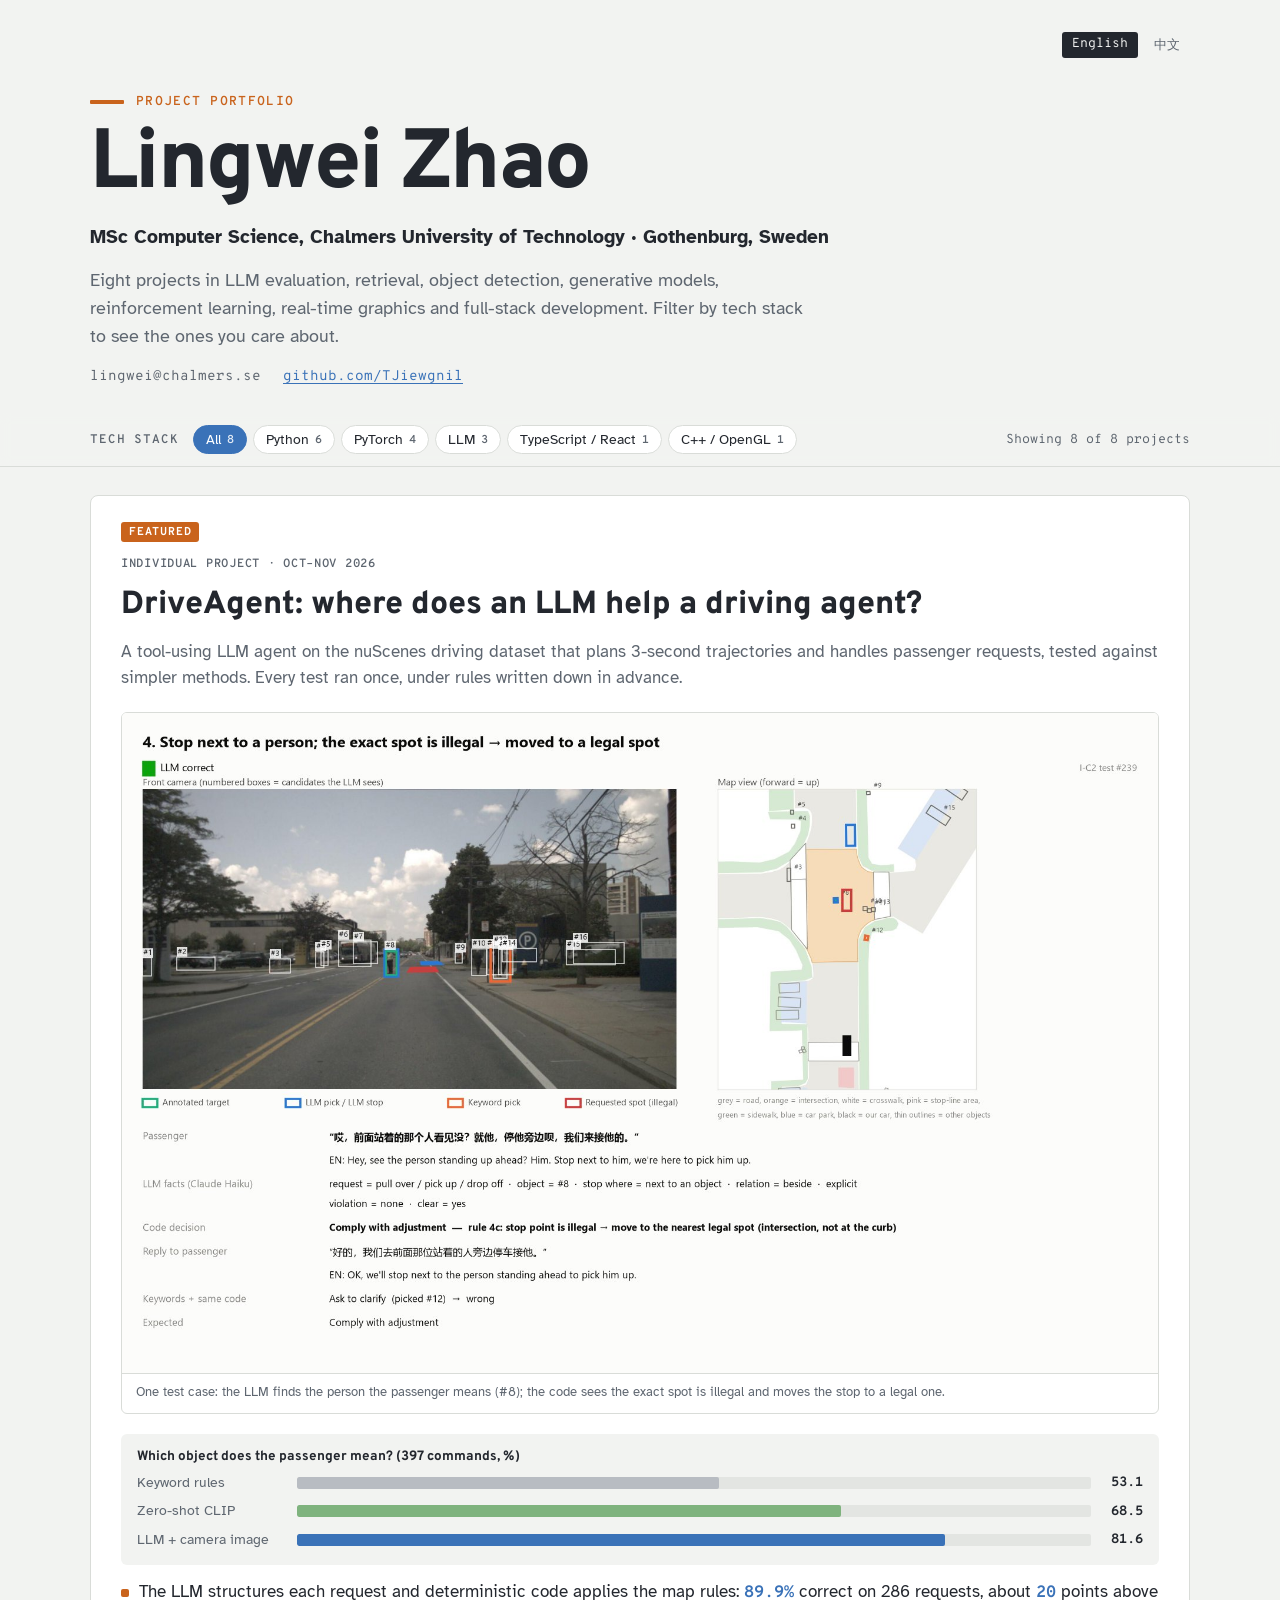
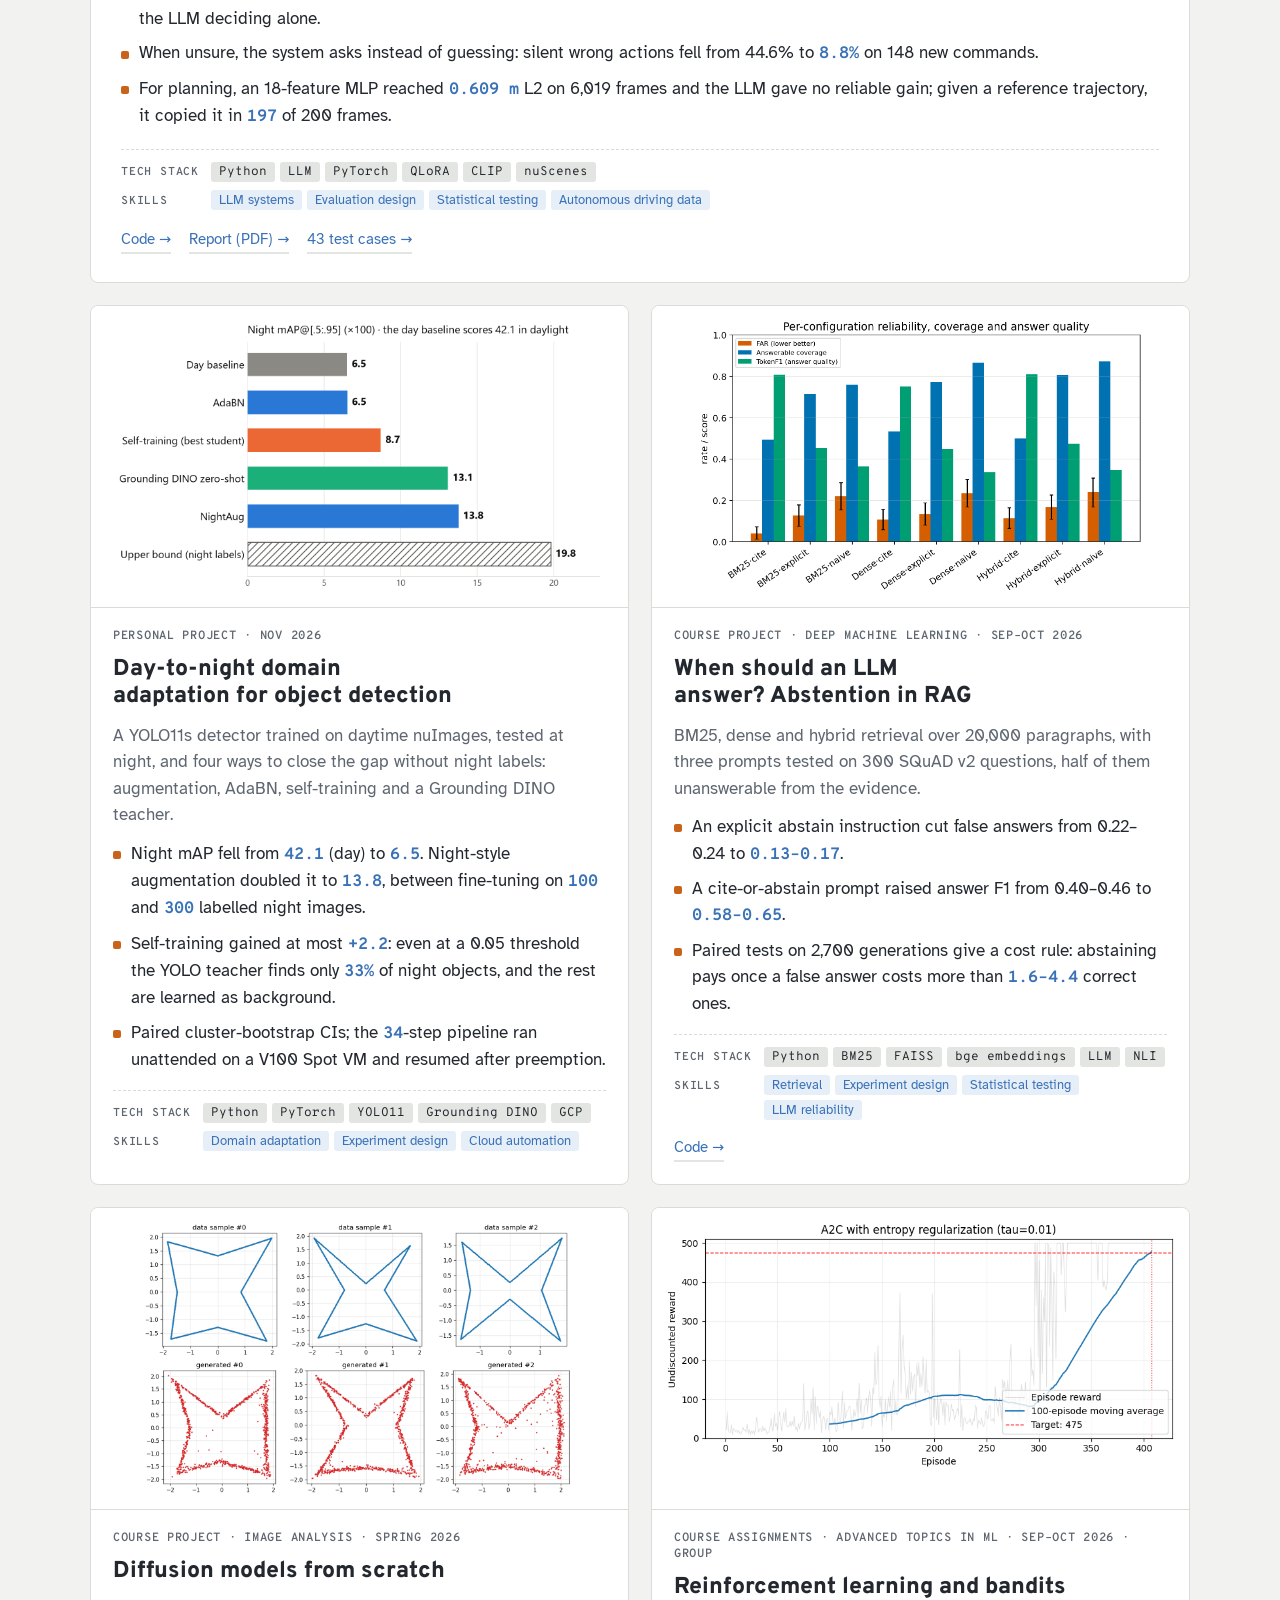
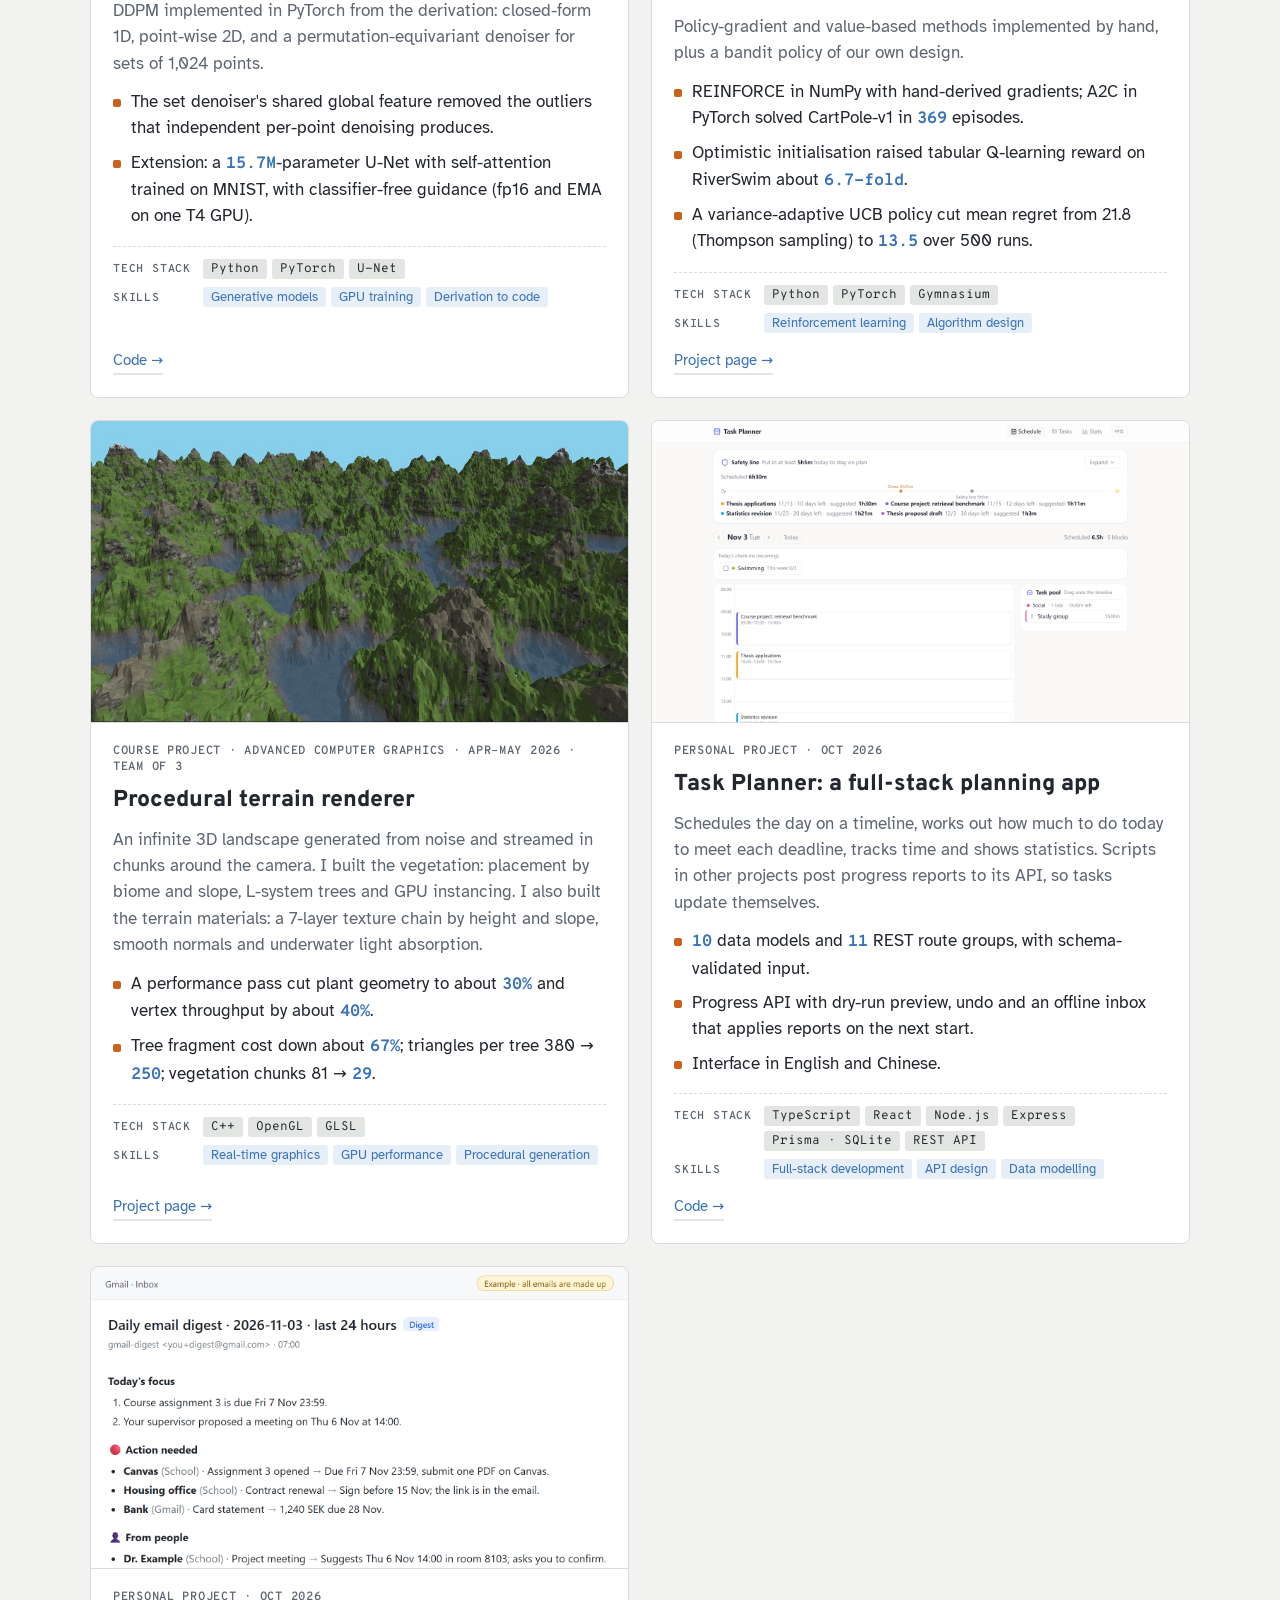
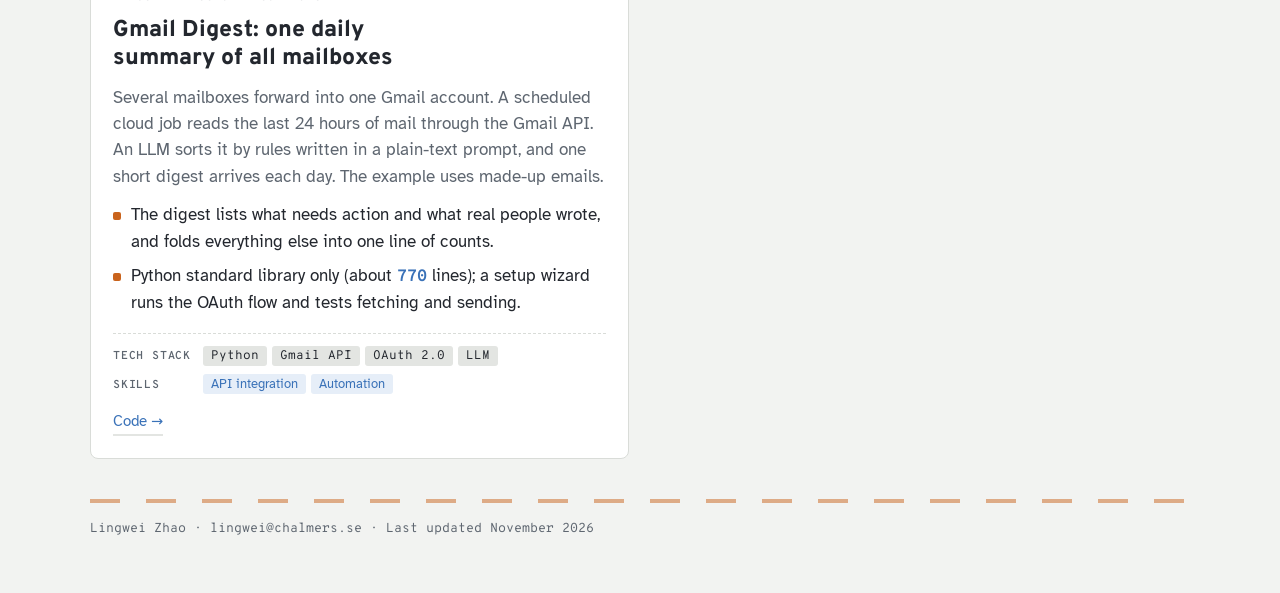
<file: index.html>
<!doctype html>
<html lang="en">
<head>
<meta charset="utf-8">
<meta name="viewport" content="width=device-width, initial-scale=1, viewport-fit=cover">
<title>Lingwei Zhao · Projects</title>
<link rel="alternate" hreflang="zh-CN" href="https://tjiewgnil.github.io/zh/">
<meta name="description" content="Projects by Lingwei Zhao: LLM evaluation, retrieval, object detection, generative models, reinforcement learning, real-time graphics and full-stack development.">
<link rel="preconnect" href="https://fonts.googleapis.com">
<link rel="preconnect" href="https://fonts.gstatic.com" crossorigin>
<link rel="stylesheet" href="https://fonts.googleapis.com/css2?family=Atkinson+Hyperlegible:ital,wght@0,400;0,700;1,400&family=Overpass:wght@700;800&family=Overpass+Mono:wght@400;600;700&display=swap">
<link rel="stylesheet" href="assets/site.css?v=202611171930">
</head>
<body>

<header class="hero">
  <div class="wrap">
    <nav class="langbar" aria-label="Language"><span aria-current="page">English</span><a href="zh/" hreflang="zh-CN" lang="zh-CN">中文</a></nav>
    <p class="kicker">Project portfolio</p>
    <h1>Lingwei Zhao</h1>
    <p class="role">MSc Computer Science, Chalmers University of Technology · <span class="nw">Gothenburg, Sweden</span></p>
    <p class="lede">Eight projects in LLM evaluation, retrieval, object detection, generative models, reinforcement learning, real-time graphics and full-stack development. Filter by tech stack to see the ones you care about.</p>
    <div class="meta">
      <span>lingwei@chalmers.se</span>
      <a href="https://github.com/TJiewgnil">github.com/TJiewgnil</a>
    </div>
  </div>
</header>

<div class="filters">
  <div class="wrap">
    <span class="label" id="filter-label">Tech stack</span>
    <div class="chiprow" role="group" aria-labelledby="filter-label" data-all="All"></div>
    <span class="status" aria-live="polite" data-format="Showing {n} of {t} projects">Showing 8 of 8 projects</span>
  </div>
</div>
<script type="application/json" id="tech-labels">{"python":"Python","pytorch":"PyTorch","llm":"LLM","web":"TypeScript / React","cpp":"C++ / OpenGL"}</script>

<main class="wrap">
  <div class="grid">

    <!-- 1 DriveAgent (featured) -->
    <article class="card featured" id="driveagent" data-tech="python pytorch llm">
      <div class="body">
        <span class="badge">Featured</span>
        <p class="ctx">Individual project · Oct–Nov 2026</p>
        <h2>DriveAgent: where does an LLM help a driving agent?</h2>
        <p class="what">A tool-using LLM agent on the nuScenes driving dataset that plans 3-second trajectories and handles passenger requests, tested against simpler methods. Every test ran once, under rules written down in advance.</p>
        <figure class="fig">
          <img class="thumb" src="assets/case_04_en.jpg" alt="Test case: passenger asks to stop next to a person; the LLM picks the right person and the code moves the stop to a legal spot" loading="lazy">
          <figcaption class="cap">One test case: the LLM finds the person the passenger means (#8); the code sees the exact spot is illegal and moves the stop to a legal one.</figcaption>
        </figure>
        <div class="mini grow" role="img" aria-label="Accuracy on 397 Talk2Car commands: keyword rules 53.1 percent, zero-shot CLIP 68.5 percent, LLM with the camera image 81.6 percent">
          <div class="t">Which object does the passenger mean? (397 commands, %)</div>
          <div class="row"><span class="lt">Keyword rules</span><div class="track"><div class="fill road" style="--w:53.1%"></div></div><span class="val">53.1</span></div>
          <div class="row"><span class="lt">Zero-shot CLIP</span><div class="track"><div class="fill walk" style="--w:68.5%"></div></div><span class="val">68.5</span></div>
          <div class="row"><span class="lt">LLM + camera image</span><div class="track"><div class="fill park" style="--w:81.6%"></div></div><span class="val">81.6</span></div>
        </div>
        <ul class="results">
          <li>The LLM structures each request and deterministic code applies the map rules: <b>89.9%</b> correct on 286 requests, about <b>20</b> points above the LLM deciding alone.</li>
          <li>When unsure, the system asks instead of guessing: silent wrong actions fell from 44.6% to <b>8.8%</b> on 148 new commands.</li>
          <li>For planning, an 18-feature MLP reached <b>0.609 m</b> L2 on 6,019 frames and the LLM gave no reliable gain; given a reference trajectory, it copied it in <b>197</b> of 200 frames.</li>
        </ul>
        <dl class="tags">
          <dt>Tech stack</dt>
          <dd><span class="tech" data-k="python">Python</span><span class="tech" data-k="llm">LLM</span><span class="tech" data-k="pytorch">PyTorch</span><span class="tech">QLoRA</span><span class="tech">CLIP</span><span class="tech">nuScenes</span></dd>
          <dt>Skills</dt>
          <dd><span class="skill">LLM systems</span><span class="skill">Evaluation design</span><span class="skill">Statistical testing</span><span class="skill">Autonomous driving data</span></dd>
        </dl>
        <div class="links">
          <a href="https://github.com/TJiewgnil/DriveAgent">Code</a>
          <a href="https://github.com/TJiewgnil/DriveAgent/blob/main/docs/report.pdf">Report (PDF)</a>
          <a href="https://tjiewgnil.github.io/DriveAgent/">43 test cases</a>
        </div>
      </div>
    </article>

    <!-- 2 NightDet-DA -->
    <article class="card" id="nightdet" data-tech="python pytorch">
      <img class="thumb contain" src="assets/nightdet-en.png" alt="Bar chart of night mAP: day baseline 6.5, AdaBN 6.5, best self-training student 8.7, Grounding DINO 13.1, NightAug 13.8, upper bound with night labels 19.8" loading="lazy">
      <div class="body">
        <p class="ctx">Personal project · Nov 2026</p>
        <h2>Day-to-night domain adaptation for object detection</h2>
        <p class="what">A YOLO11s detector trained on daytime nuImages, tested at night, and four ways to close the gap without night labels: augmentation, AdaBN, self-training and a Grounding DINO teacher.</p>
        <ul class="results">
          <li>Night mAP fell from <b>42.1</b> (day) to <b>6.5</b>. Night-style augmentation doubled it to <b>13.8</b>, between fine-tuning on <b>100</b> and <b>300</b> labelled night images.</li>
          <li>Self-training gained at most <b>+2.2</b>: even at a 0.05 threshold the YOLO teacher finds only <b>33%</b> of night objects, and the rest are learned as background.</li>
          <li>Paired cluster-bootstrap CIs; the <b>34</b>-step pipeline ran unattended on a V100 Spot VM and resumed after preemption.</li>
        </ul>
        <dl class="tags">
          <dt>Tech stack</dt>
          <dd><span class="tech" data-k="python">Python</span><span class="tech" data-k="pytorch">PyTorch</span><span class="tech">YOLO11</span><span class="tech">Grounding DINO</span><span class="tech">GCP</span></dd>
          <dt>Skills</dt>
          <dd><span class="skill">Domain adaptation</span><span class="skill">Experiment design</span><span class="skill">Cloud automation</span></dd>
        </dl>
      </div>
    </article>

    <!-- 3 RAG -->
    <article class="card" id="rag" data-tech="python llm">
      <img class="thumb contain" src="assets/rag-reliability.png" alt="Bar chart of false-answer rate, answerable coverage and answer F1 for nine retriever and prompt combinations" loading="lazy">
      <div class="body">
        <p class="ctx">Course project · Deep Machine Learning · Sep–Oct 2026</p>
        <h2>When should an LLM answer? Abstention in RAG</h2>
        <p class="what">BM25, dense and hybrid retrieval over 20,000 paragraphs, with three prompts tested on 300 SQuAD v2 questions, half of them unanswerable from the evidence.</p>
        <ul class="results">
          <li>An explicit abstain instruction cut false answers from 0.22–0.24 to <b>0.13–0.17</b>.</li>
          <li>A cite-or-abstain prompt raised answer F1 from 0.40–0.46 to <b>0.58–0.65</b>.</li>
          <li>Paired tests on 2,700 generations give a cost rule: abstaining pays once a false answer costs more than <b>1.6–4.4</b> correct ones.</li>
        </ul>
        <dl class="tags">
          <dt>Tech stack</dt>
          <dd><span class="tech" data-k="python">Python</span><span class="tech">BM25</span><span class="tech">FAISS</span><span class="tech">bge embeddings</span><span class="tech" data-k="llm">LLM</span><span class="tech">NLI</span></dd>
          <dt>Skills</dt>
          <dd><span class="skill">Retrieval</span><span class="skill">Experiment design</span><span class="skill">Statistical testing</span><span class="skill">LLM reliability</span></dd>
        </dl>
        <div class="links"><a href="https://github.com/TJiewgnil/rag-cite-or-abstain">Code</a></div>
      </div>
    </article>

    <!-- 4 Diffusion -->
    <article class="card" id="diffusion" data-tech="python pytorch">
      <img class="thumb contain" src="assets/diffusion-sets.png" alt="Top row: training shapes of 1,024 points; bottom row: shapes generated by the set denoiser" loading="lazy">
      <div class="body">
        <p class="ctx">Course project · Image Analysis · Spring 2026</p>
        <h2>Diffusion models from scratch</h2>
        <p class="what">DDPM implemented in PyTorch from the derivation: closed-form 1D, point-wise 2D, and a permutation-equivariant denoiser for sets of 1,024 points.</p>
        <ul class="results">
          <li>The set denoiser's shared global feature removed the outliers that independent per-point denoising produces.</li>
          <li>Extension: a <b>15.7M</b>-parameter U-Net with self-attention trained on MNIST, with classifier-free guidance (fp16 and EMA on one T4 GPU).</li>
        </ul>
        <dl class="tags">
          <dt>Tech stack</dt>
          <dd><span class="tech" data-k="python">Python</span><span class="tech" data-k="pytorch">PyTorch</span><span class="tech">U-Net</span></dd>
          <dt>Skills</dt>
          <dd><span class="skill">Generative models</span><span class="skill">GPU training</span><span class="skill">Derivation to code</span></dd>
        </dl>
        <div class="links"><a href="https://github.com/TJiewgnil/diffusion-from-scratch">Code</a></div>
      </div>
    </article>

    <!-- 5 RL -->
    <article class="card" id="rl" data-tech="python pytorch">
      <img class="thumb contain" src="assets/rl-a2c.png" alt="Learning curve of A2C with entropy regularisation on CartPole-v1; it reaches the 475 target" loading="lazy">
      <div class="body">
        <p class="ctx">Course assignments · Advanced Topics in ML · Sep–Oct 2026 · group</p>
        <h2>Reinforcement learning and bandits</h2>
        <p class="what">Policy-gradient and value-based methods implemented by hand, plus a bandit policy of our own design.</p>
        <ul class="results">
          <li>REINFORCE in NumPy with hand-derived gradients; A2C in PyTorch solved CartPole-v1 in <b>369</b> episodes.</li>
          <li>Optimistic initialisation raised tabular Q-learning reward on RiverSwim about <b>6.7-fold</b>.</li>
          <li>A variance-adaptive UCB policy cut mean regret from 21.8 (Thompson sampling) to <b>13.5</b> over 500 runs.</li>
        </ul>
        <dl class="tags">
          <dt>Tech stack</dt>
          <dd><span class="tech" data-k="python">Python</span><span class="tech" data-k="pytorch">PyTorch</span><span class="tech">Gymnasium</span></dd>
          <dt>Skills</dt>
          <dd><span class="skill">Reinforcement learning</span><span class="skill">Algorithm design</span></dd>
        </dl>
        <div class="links"><a href="https://github.com/TJiewgnil/rl-and-bandits">Project page</a></div>
      </div>
    </article>

    <!-- 6 Terrain -->
    <article class="card" id="terrain" data-tech="cpp">
      <img class="thumb" src="assets/terrain-final.jpg" alt="Rendered fjord landscape: textured mountains, lakes and forest streamed in chunks" loading="lazy">
      <div class="body">
        <p class="ctx">Course project · Advanced Computer Graphics · Apr–May 2026 · team of 3</p>
        <h2>Procedural terrain renderer</h2>
        <p class="what">An infinite 3D landscape generated from noise and streamed in chunks around the camera. I built the vegetation: placement by biome and slope, L-system trees and GPU instancing. I also built the terrain materials: a 7-layer texture chain by height and slope, smooth normals and underwater light absorption.</p>
        <ul class="results">
          <li>A performance pass cut plant geometry to about <b>30%</b> and vertex throughput by about <b>40%</b>.</li>
          <li>Tree fragment cost down about <b>67%</b>; triangles per tree 380 → <b>250</b>; vegetation chunks 81 → <b>29</b>.</li>
        </ul>
        <dl class="tags">
          <dt>Tech stack</dt>
          <dd><span class="tech" data-k="cpp">C++</span><span class="tech" data-k="cpp">OpenGL</span><span class="tech" data-k="cpp">GLSL</span></dd>
          <dt>Skills</dt>
          <dd><span class="skill">Real-time graphics</span><span class="skill">GPU performance</span><span class="skill">Procedural generation</span></dd>
        </dl>
        <div class="links"><a href="https://github.com/TJiewgnil/procedural-terrain-renderer">Project page</a></div>
      </div>
    </article>

    <!-- 7 Task Planner -->
    <article class="card" id="taskplanner" data-tech="web">
      <img class="thumb" src="assets/tp-schedule-en.png" alt="Day view of the task planner with a timeline, a safety line and a task pool" loading="lazy">
      <div class="body">
        <p class="ctx">Personal project · Oct 2026</p>
        <h2>Task Planner: a full-stack planning app</h2>
        <p class="what">Schedules the day on a timeline, works out how much to do today to meet each deadline, tracks time and shows statistics. Scripts in other projects post progress reports to its API, so tasks update themselves.</p>
        <ul class="results">
          <li><b>10</b> data models and <b>11</b> REST route groups, with schema-validated input.</li>
          <li>Progress API with dry-run preview, undo and an offline inbox that applies reports on the next start.</li>
          <li>Interface in English and Chinese.</li>
        </ul>
        <dl class="tags">
          <dt>Tech stack</dt>
          <dd><span class="tech" data-k="web">TypeScript</span><span class="tech" data-k="web">React</span><span class="tech">Node.js</span><span class="tech">Express</span><span class="tech">Prisma · SQLite</span><span class="tech">REST API</span></dd>
          <dt>Skills</dt>
          <dd><span class="skill">Full-stack development</span><span class="skill">API design</span><span class="skill">Data modelling</span></dd>
        </dl>
        <div class="links"><a href="https://github.com/TJiewgnil/task-planner">Code</a></div>
      </div>
    </article>

    <!-- 8 Gmail Digest -->
    <article class="card" id="gmaildigest" data-tech="python llm">
      <img class="thumb" src="assets/digest-en.png" alt="Example daily digest email with today's focus, action items and messages from people" loading="lazy">
      <div class="body">
        <p class="ctx">Personal project · Oct 2026</p>
        <h2>Gmail Digest: one daily summary of all mailboxes</h2>
        <p class="what">Several mailboxes forward into one Gmail account. A scheduled cloud job reads the last 24 hours of mail through the Gmail API. An LLM sorts it by rules written in a plain-text prompt, and one short digest arrives each day. The example uses made-up emails.</p>
        <ul class="results">
          <li>The digest lists what needs action and what real people wrote, and folds everything else into one line of counts.</li>
          <li>Python standard library only (about <b>770</b> lines); a setup wizard runs the OAuth flow and tests fetching and sending.</li>
        </ul>
        <dl class="tags">
          <dt>Tech stack</dt>
          <dd><span class="tech" data-k="python">Python</span><span class="tech">Gmail API</span><span class="tech">OAuth 2.0</span><span class="tech" data-k="llm">LLM</span></dd>
          <dt>Skills</dt>
          <dd><span class="skill">API integration</span><span class="skill">Automation</span></dd>
        </dl>
        <div class="links"><a href="https://github.com/TJiewgnil/gmail-digest">Code</a></div>
      </div>
    </article>

  </div>
</main>

<footer><div class="wrap"><div class="lane" role="presentation"></div><p>Lingwei Zhao · lingwei@chalmers.se · Last updated November 2026</p></div></footer>
<script src="assets/portfolio.js?v=202611171930"></script>
</body>
</html>
</file>
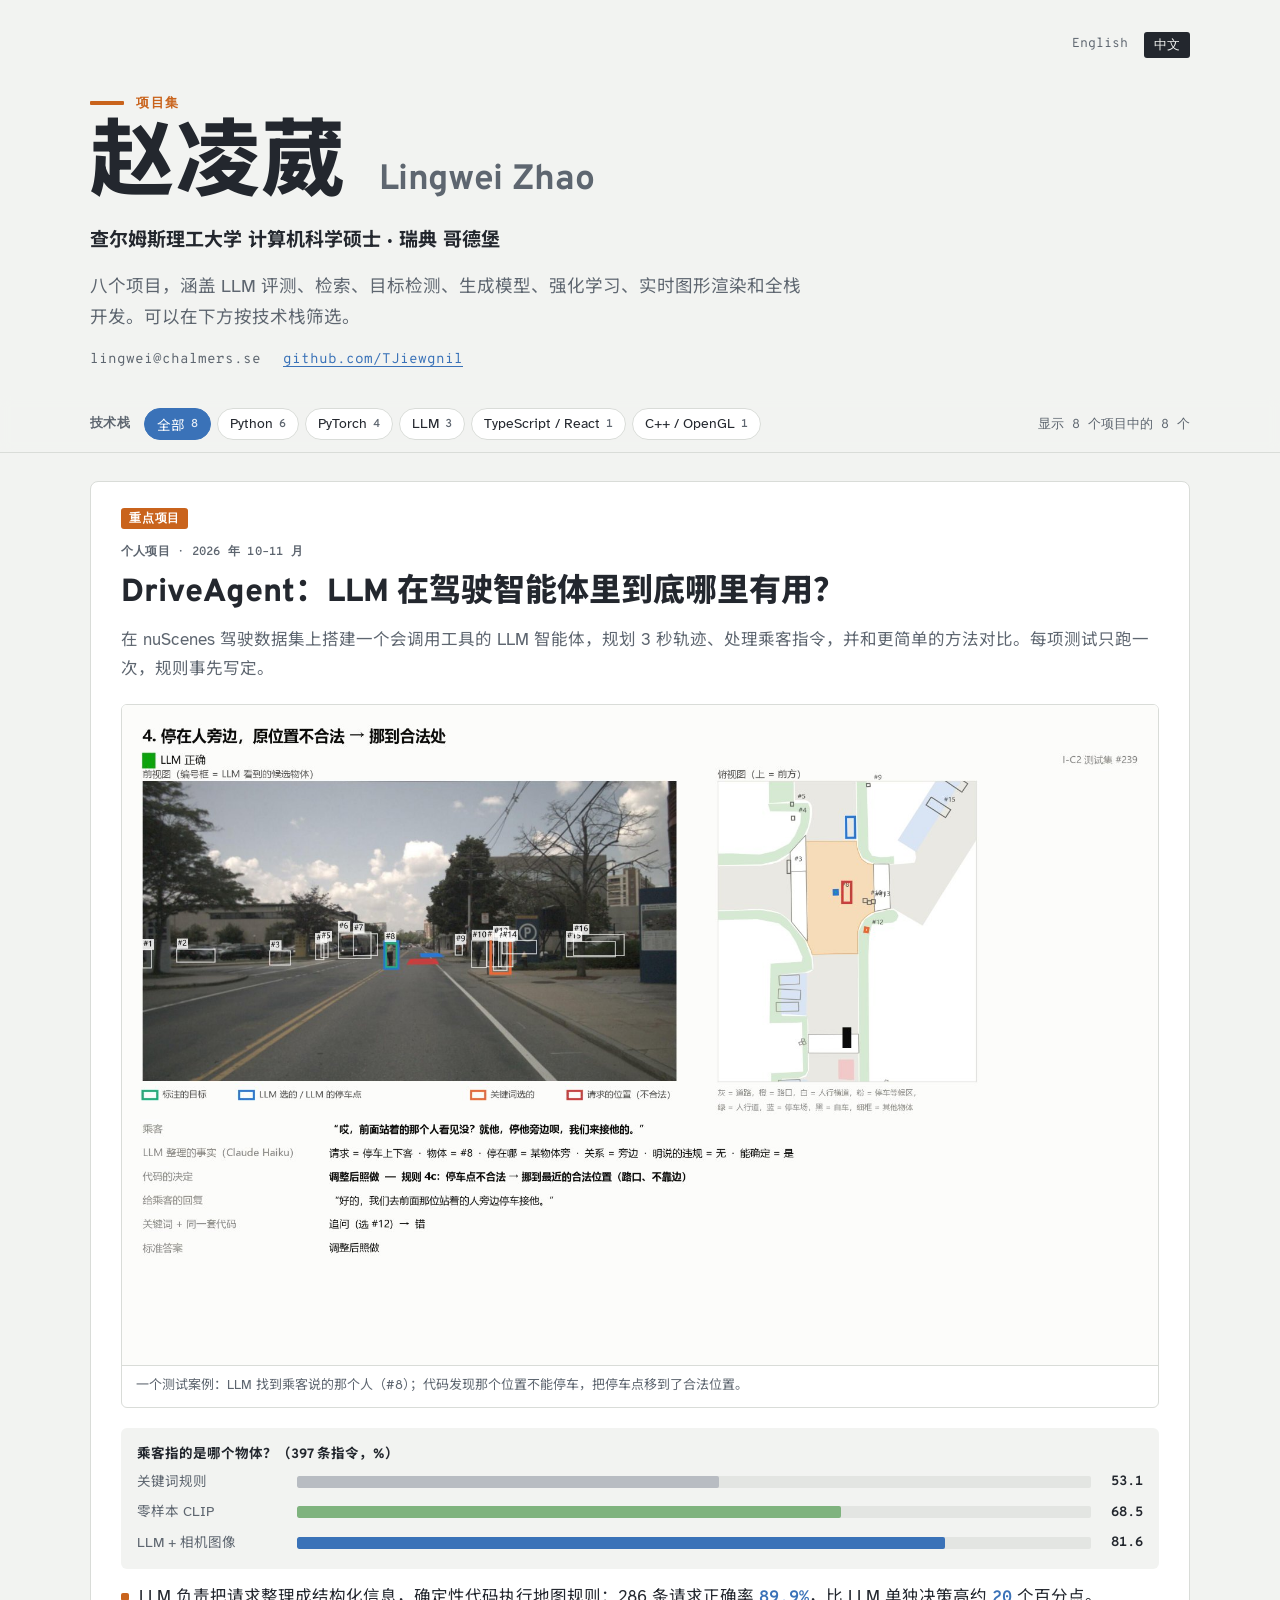
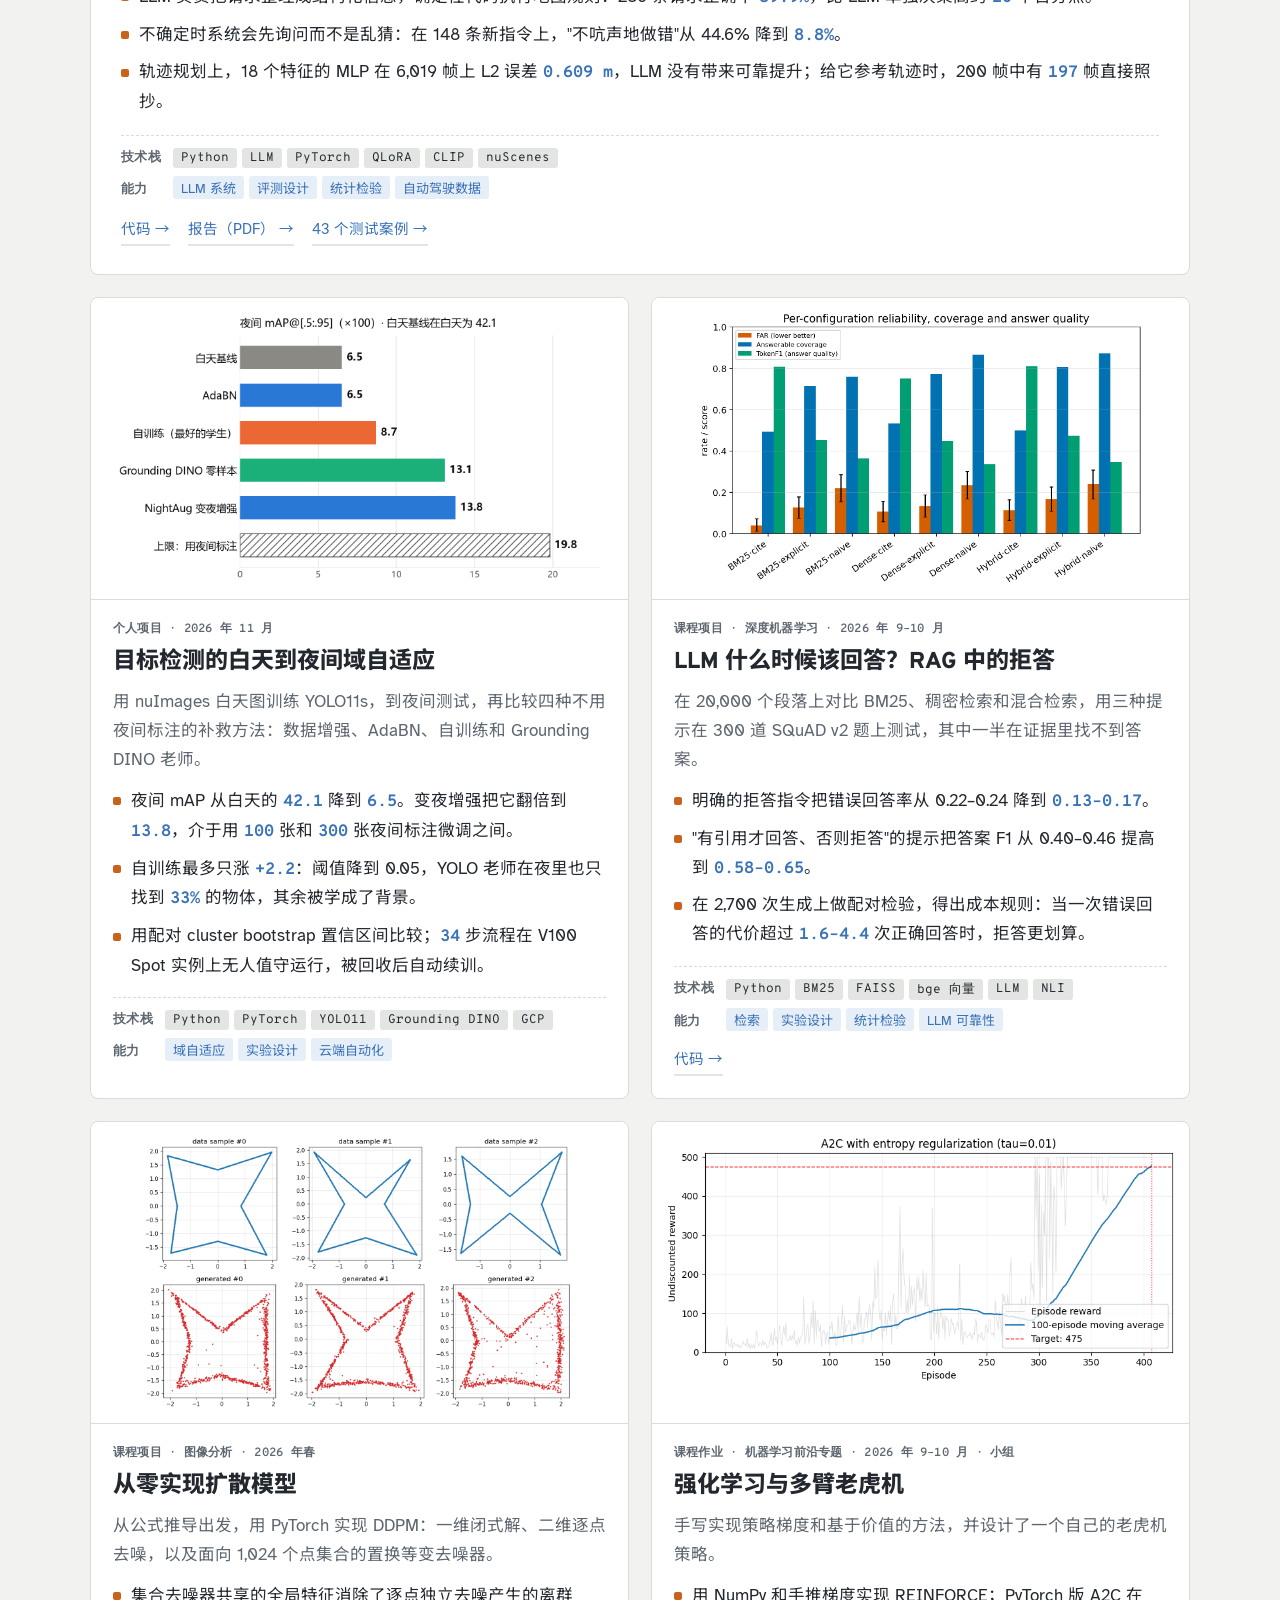
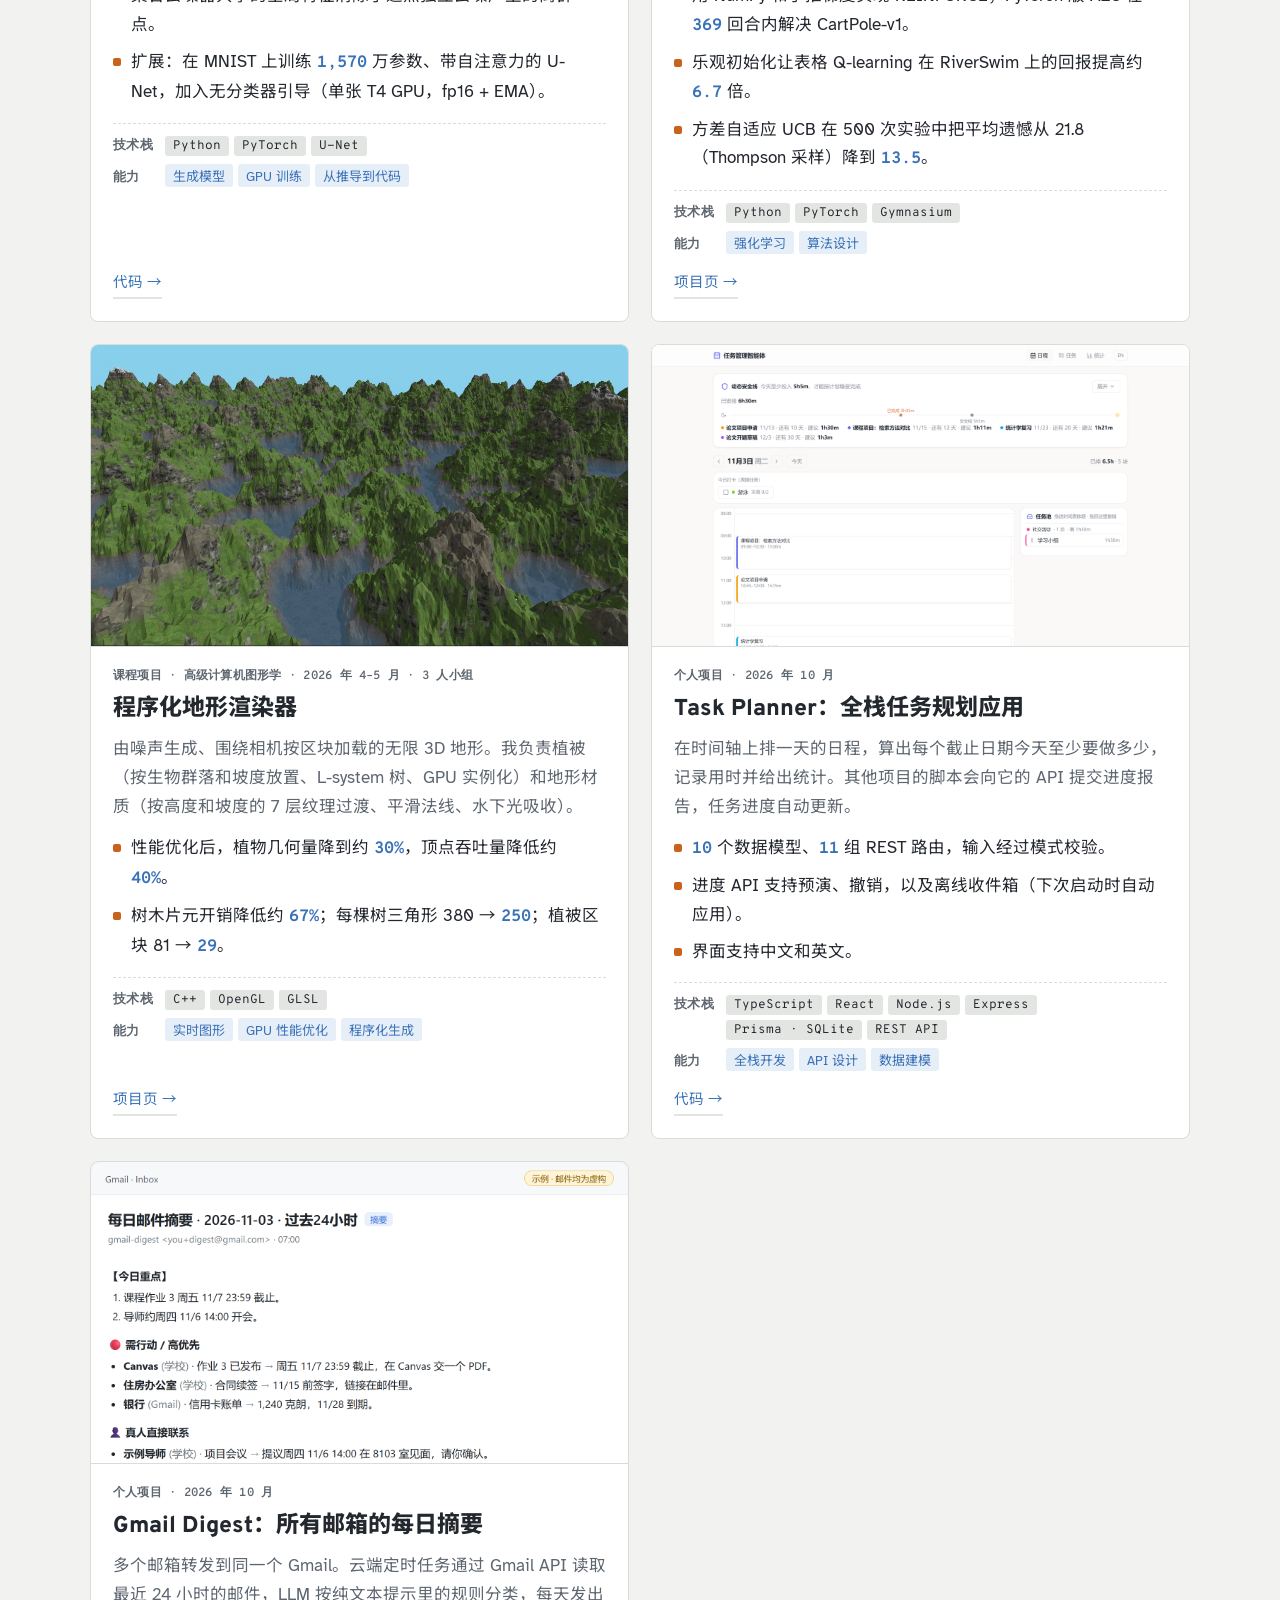
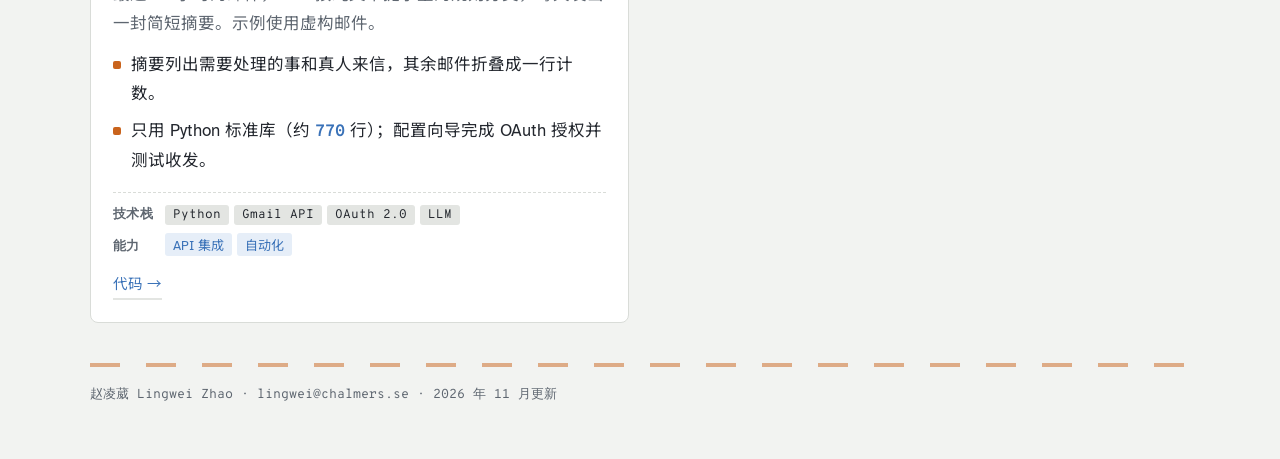
<file: zh/index.html>
<!doctype html>
<html lang="zh-CN">
<head>
<meta charset="utf-8">
<meta name="viewport" content="width=device-width, initial-scale=1, viewport-fit=cover">
<title>赵凌葳 · 项目集</title>
<link rel="alternate" hreflang="en" href="https://tjiewgnil.github.io/">
<meta name="description" content="赵凌葳的项目：LLM 评测、检索、目标检测、生成模型、强化学习、实时图形渲染与全栈开发。">
<link rel="preconnect" href="https://fonts.googleapis.com">
<link rel="preconnect" href="https://fonts.gstatic.com" crossorigin>
<link rel="stylesheet" href="https://fonts.googleapis.com/css2?family=Atkinson+Hyperlegible:ital,wght@0,400;0,700;1,400&family=Overpass:wght@700;800&family=Overpass+Mono:wght@400;600;700&family=Noto+Sans+SC:wght@700;800&display=swap">
<link rel="stylesheet" href="../assets/site.css?v=202611171930">
<style>
  :root { --display: "Overpass", "Noto Sans SC", "PingFang SC", "Microsoft YaHei", sans-serif;
          --body: "Atkinson Hyperlegible", "PingFang SC", "Microsoft YaHei", "Noto Sans SC", system-ui, sans-serif; }
  body { line-height: 1.75; }
</style>
</head>
<body>

<header class="hero">
  <div class="wrap">
    <nav class="langbar" aria-label="语言"><a href="../" hreflang="en" lang="en">English</a><span aria-current="page">中文</span></nav>
    <p class="kicker">项目集</p>
    <h1>赵凌葳 <span class="alt" lang="en">Lingwei Zhao</span></h1>
    <p class="role">查尔姆斯理工大学 计算机科学硕士 · <span class="nw">瑞典 哥德堡</span></p>
    <p class="lede">八个项目，涵盖 LLM 评测、检索、目标检测、生成模型、强化学习、实时图形渲染和全栈开发。可以在下方按技术栈筛选。</p>
    <div class="meta">
      <span>lingwei@chalmers.se</span>
      <a href="https://github.com/TJiewgnil">github.com/TJiewgnil</a>
    </div>
  </div>
</header>

<div class="filters">
  <div class="wrap">
    <span class="label" id="filter-label">技术栈</span>
    <div class="chiprow" role="group" aria-labelledby="filter-label" data-all="全部"></div>
    <span class="status" aria-live="polite" data-format="显示 {t} 个项目中的 {n} 个">显示 8 个项目中的 8 个</span>
  </div>
</div>
<script type="application/json" id="tech-labels">{"python":"Python","pytorch":"PyTorch","llm":"LLM","web":"TypeScript / React","cpp":"C++ / OpenGL"}</script>

<main class="wrap">
  <div class="grid">

    <!-- 1 DriveAgent (featured) -->
    <article class="card featured" id="driveagent" data-tech="python pytorch llm">
      <div class="body">
        <span class="badge">重点项目</span>
        <p class="ctx">个人项目 · 2026 年 10–11 月</p>
        <h2>DriveAgent：LLM 在驾驶智能体里到底哪里有用？</h2>
        <p class="what">在 nuScenes 驾驶数据集上搭建一个会调用工具的 LLM 智能体，规划 3 秒轨迹、处理乘客指令，并和更简单的方法对比。每项测试只跑一次，规则事先写定。</p>
        <figure class="fig">
          <img class="thumb" src="../assets/case_04_zh.jpg" alt="测试案例：乘客要求停在某人旁边；LLM 找到正确的人，代码把停车点移到合法位置" loading="lazy">
          <figcaption class="cap">一个测试案例：LLM 找到乘客说的那个人（#8）；代码发现那个位置不能停车，把停车点移到了合法位置。</figcaption>
        </figure>
        <div class="mini grow" role="img" aria-label="397 条 Talk2Car 指令上的准确率：关键词规则 53.1%，零样本 CLIP 68.5%，LLM 加相机图像 81.6%">
          <div class="t">乘客指的是哪个物体？（397 条指令，%）</div>
          <div class="row"><span class="lt">关键词规则</span><div class="track"><div class="fill road" style="--w:53.1%"></div></div><span class="val">53.1</span></div>
          <div class="row"><span class="lt">零样本 CLIP</span><div class="track"><div class="fill walk" style="--w:68.5%"></div></div><span class="val">68.5</span></div>
          <div class="row"><span class="lt">LLM + 相机图像</span><div class="track"><div class="fill park" style="--w:81.6%"></div></div><span class="val">81.6</span></div>
        </div>
        <ul class="results">
          <li>LLM 负责把请求整理成结构化信息，确定性代码执行地图规则：286 条请求正确率 <b>89.9%</b>，比 LLM 单独决策高约 <b>20</b> 个百分点。</li>
          <li>不确定时系统会先询问而不是乱猜：在 148 条新指令上，"不吭声地做错"从 44.6% 降到 <b>8.8%</b>。</li>
          <li>轨迹规划上，18 个特征的 MLP 在 6,019 帧上 L2 误差 <b>0.609 m</b>，LLM 没有带来可靠提升；给它参考轨迹时，200 帧中有 <b>197</b> 帧直接照抄。</li>
        </ul>
        <dl class="tags">
          <dt>技术栈</dt>
          <dd><span class="tech" data-k="python">Python</span><span class="tech" data-k="llm">LLM</span><span class="tech" data-k="pytorch">PyTorch</span><span class="tech">QLoRA</span><span class="tech">CLIP</span><span class="tech">nuScenes</span></dd>
          <dt>能力</dt>
          <dd><span class="skill">LLM 系统</span><span class="skill">评测设计</span><span class="skill">统计检验</span><span class="skill">自动驾驶数据</span></dd>
        </dl>
        <div class="links">
          <a href="https://github.com/TJiewgnil/DriveAgent/blob/main/README.zh-CN.md">代码</a>
          <a href="https://github.com/TJiewgnil/DriveAgent/blob/main/docs/report.zh-CN.pdf">报告（PDF）</a>
          <a href="https://tjiewgnil.github.io/DriveAgent/">43 个测试案例</a>
        </div>
      </div>
    </article>

    <!-- 2 NightDet-DA -->
    <article class="card" id="nightdet" data-tech="python pytorch">
      <img class="thumb contain" src="../assets/nightdet-zh.png" alt="夜间 mAP 柱状图：白天基线 6.5，AdaBN 6.5，最好的自训练学生 8.7，Grounding DINO 13.1，NightAug 13.8，用夜间标注的上限 19.8" loading="lazy">
      <div class="body">
        <p class="ctx">个人项目 · 2026 年 11 月</p>
        <h2>目标检测的白天到夜间域自适应</h2>
        <p class="what">用 nuImages 白天图训练 YOLO11s，到夜间测试，再比较四种不用夜间标注的补救方法：数据增强、AdaBN、自训练和 Grounding DINO 老师。</p>
        <ul class="results">
          <li>夜间 mAP 从白天的 <b>42.1</b> 降到 <b>6.5</b>。变夜增强把它翻倍到 <b>13.8</b>，介于用 <b>100</b> 张和 <b>300</b> 张夜间标注微调之间。</li>
          <li>自训练最多只涨 <b>+2.2</b>：阈值降到 0.05，YOLO 老师在夜里也只找到 <b>33%</b> 的物体，其余被学成了背景。</li>
          <li>用配对 cluster bootstrap 置信区间比较；<b>34</b> 步流程在 V100 Spot 实例上无人值守运行，被回收后自动续训。</li>
        </ul>
        <dl class="tags">
          <dt>技术栈</dt>
          <dd><span class="tech" data-k="python">Python</span><span class="tech" data-k="pytorch">PyTorch</span><span class="tech">YOLO11</span><span class="tech">Grounding DINO</span><span class="tech">GCP</span></dd>
          <dt>能力</dt>
          <dd><span class="skill">域自适应</span><span class="skill">实验设计</span><span class="skill">云端自动化</span></dd>
        </dl>
      </div>
    </article>

    <!-- 3 RAG -->
    <article class="card" id="rag" data-tech="python llm">
      <img class="thumb contain" src="../assets/rag-reliability.png" alt="九种检索器与提示组合的错误回答率、可回答覆盖率和答案 F1 柱状图" loading="lazy">
      <div class="body">
        <p class="ctx">课程项目 · 深度机器学习 · 2026 年 9–10 月</p>
        <h2>LLM 什么时候该回答？RAG 中的拒答</h2>
        <p class="what">在 20,000 个段落上对比 BM25、稠密检索和混合检索，用三种提示在 300 道 SQuAD v2 题上测试，其中一半在证据里找不到答案。</p>
        <ul class="results">
          <li>明确的拒答指令把错误回答率从 0.22–0.24 降到 <b>0.13–0.17</b>。</li>
          <li>"有引用才回答、否则拒答"的提示把答案 F1 从 0.40–0.46 提高到 <b>0.58–0.65</b>。</li>
          <li>在 2,700 次生成上做配对检验，得出成本规则：当一次错误回答的代价超过 <b>1.6–4.4</b> 次正确回答时，拒答更划算。</li>
        </ul>
        <dl class="tags">
          <dt>技术栈</dt>
          <dd><span class="tech" data-k="python">Python</span><span class="tech">BM25</span><span class="tech">FAISS</span><span class="tech">bge 向量</span><span class="tech" data-k="llm">LLM</span><span class="tech">NLI</span></dd>
          <dt>能力</dt>
          <dd><span class="skill">检索</span><span class="skill">实验设计</span><span class="skill">统计检验</span><span class="skill">LLM 可靠性</span></dd>
        </dl>
        <div class="links"><a href="https://github.com/TJiewgnil/rag-cite-or-abstain/blob/main/README.zh-CN.md">代码</a></div>
      </div>
    </article>

    <!-- 4 Diffusion -->
    <article class="card" id="diffusion" data-tech="python pytorch">
      <img class="thumb contain" src="../assets/diffusion-sets.png" alt="上排：1,024 个点组成的训练形状；下排：集合去噪器生成的形状" loading="lazy">
      <div class="body">
        <p class="ctx">课程项目 · 图像分析 · 2026 年春</p>
        <h2>从零实现扩散模型</h2>
        <p class="what">从公式推导出发，用 PyTorch 实现 DDPM：一维闭式解、二维逐点去噪，以及面向 1,024 个点集合的置换等变去噪器。</p>
        <ul class="results">
          <li>集合去噪器共享的全局特征消除了逐点独立去噪产生的离群点。</li>
          <li>扩展：在 MNIST 上训练 <b>1,570</b> 万参数、带自注意力的 U-Net，加入无分类器引导（单张 T4 GPU，fp16 + EMA）。</li>
        </ul>
        <dl class="tags">
          <dt>技术栈</dt>
          <dd><span class="tech" data-k="python">Python</span><span class="tech" data-k="pytorch">PyTorch</span><span class="tech">U-Net</span></dd>
          <dt>能力</dt>
          <dd><span class="skill">生成模型</span><span class="skill">GPU 训练</span><span class="skill">从推导到代码</span></dd>
        </dl>
        <div class="links"><a href="https://github.com/TJiewgnil/diffusion-from-scratch/blob/main/README.zh-CN.md">代码</a></div>
      </div>
    </article>

    <!-- 5 RL -->
    <article class="card" id="rl" data-tech="python pytorch">
      <img class="thumb contain" src="../assets/rl-a2c.png" alt="CartPole-v1 上带熵正则的 A2C 学习曲线，达到 475 分目标" loading="lazy">
      <div class="body">
        <p class="ctx">课程作业 · 机器学习前沿专题 · 2026 年 9–10 月 · 小组</p>
        <h2>强化学习与多臂老虎机</h2>
        <p class="what">手写实现策略梯度和基于价值的方法，并设计了一个自己的老虎机策略。</p>
        <ul class="results">
          <li>用 NumPy 和手推梯度实现 REINFORCE；PyTorch 版 A2C 在 <b>369</b> 回合内解决 CartPole-v1。</li>
          <li>乐观初始化让表格 Q-learning 在 RiverSwim 上的回报提高约 <b>6.7</b> 倍。</li>
          <li>方差自适应 UCB 在 500 次实验中把平均遗憾从 21.8（Thompson 采样）降到 <b>13.5</b>。</li>
        </ul>
        <dl class="tags">
          <dt>技术栈</dt>
          <dd><span class="tech" data-k="python">Python</span><span class="tech" data-k="pytorch">PyTorch</span><span class="tech">Gymnasium</span></dd>
          <dt>能力</dt>
          <dd><span class="skill">强化学习</span><span class="skill">算法设计</span></dd>
        </dl>
        <div class="links"><a href="https://github.com/TJiewgnil/rl-and-bandits/blob/main/README.zh-CN.md">项目页</a></div>
      </div>
    </article>

    <!-- 6 Terrain -->
    <article class="card" id="terrain" data-tech="cpp">
      <img class="thumb" src="../assets/terrain-final.jpg" alt="渲染出的峡湾地形：带纹理的山体、湖泊和森林按区块加载" loading="lazy">
      <div class="body">
        <p class="ctx">课程项目 · 高级计算机图形学 · 2026 年 4–5 月 · 3 人小组</p>
        <h2>程序化地形渲染器</h2>
        <p class="what">由噪声生成、围绕相机按区块加载的无限 3D 地形。我负责植被（按生物群落和坡度放置、L-system 树、GPU 实例化）和地形材质（按高度和坡度的 7 层纹理过渡、平滑法线、水下光吸收）。</p>
        <ul class="results">
          <li>性能优化后，植物几何量降到约 <b>30%</b>，顶点吞吐量降低约 <b>40%</b>。</li>
          <li>树木片元开销降低约 <b>67%</b>；每棵树三角形 380 → <b>250</b>；植被区块 81 → <b>29</b>。</li>
        </ul>
        <dl class="tags">
          <dt>技术栈</dt>
          <dd><span class="tech" data-k="cpp">C++</span><span class="tech" data-k="cpp">OpenGL</span><span class="tech" data-k="cpp">GLSL</span></dd>
          <dt>能力</dt>
          <dd><span class="skill">实时图形</span><span class="skill">GPU 性能优化</span><span class="skill">程序化生成</span></dd>
        </dl>
        <div class="links"><a href="https://github.com/TJiewgnil/procedural-terrain-renderer/blob/main/README.zh-CN.md">项目页</a></div>
      </div>
    </article>

    <!-- 7 Task Planner -->
    <article class="card" id="taskplanner" data-tech="web">
      <img class="thumb" src="../assets/tp-schedule-zh.png" alt="任务规划器的日视图：时间轴、安全线和任务池" loading="lazy">
      <div class="body">
        <p class="ctx">个人项目 · 2026 年 10 月</p>
        <h2>Task Planner：全栈任务规划应用</h2>
        <p class="what">在时间轴上排一天的日程，算出每个截止日期今天至少要做多少，记录用时并给出统计。其他项目的脚本会向它的 API 提交进度报告，任务进度自动更新。</p>
        <ul class="results">
          <li><b>10</b> 个数据模型、<b>11</b> 组 REST 路由，输入经过模式校验。</li>
          <li>进度 API 支持预演、撤销，以及离线收件箱（下次启动时自动应用）。</li>
          <li>界面支持中文和英文。</li>
        </ul>
        <dl class="tags">
          <dt>技术栈</dt>
          <dd><span class="tech" data-k="web">TypeScript</span><span class="tech" data-k="web">React</span><span class="tech">Node.js</span><span class="tech">Express</span><span class="tech">Prisma · SQLite</span><span class="tech">REST API</span></dd>
          <dt>能力</dt>
          <dd><span class="skill">全栈开发</span><span class="skill">API 设计</span><span class="skill">数据建模</span></dd>
        </dl>
        <div class="links"><a href="https://github.com/TJiewgnil/task-planner/blob/main/README.zh-CN.md">代码</a></div>
      </div>
    </article>

    <!-- 8 Gmail Digest -->
    <article class="card" id="gmaildigest" data-tech="python llm">
      <img class="thumb" src="../assets/digest-zh.png" alt="每日摘要邮件示例：今日重点、待办和来自真人的消息" loading="lazy">
      <div class="body">
        <p class="ctx">个人项目 · 2026 年 10 月</p>
        <h2>Gmail Digest：所有邮箱的每日摘要</h2>
        <p class="what">多个邮箱转发到同一个 Gmail。云端定时任务通过 Gmail API 读取最近 24 小时的邮件，LLM 按纯文本提示里的规则分类，每天发出一封简短摘要。示例使用虚构邮件。</p>
        <ul class="results">
          <li>摘要列出需要处理的事和真人来信，其余邮件折叠成一行计数。</li>
          <li>只用 Python 标准库（约 <b>770</b> 行）；配置向导完成 OAuth 授权并测试收发。</li>
        </ul>
        <dl class="tags">
          <dt>技术栈</dt>
          <dd><span class="tech" data-k="python">Python</span><span class="tech">Gmail API</span><span class="tech">OAuth 2.0</span><span class="tech" data-k="llm">LLM</span></dd>
          <dt>能力</dt>
          <dd><span class="skill">API 集成</span><span class="skill">自动化</span></dd>
        </dl>
        <div class="links"><a href="https://github.com/TJiewgnil/gmail-digest/blob/master/README.zh-CN.md">代码</a></div>
      </div>
    </article>

  </div>
</main>

<footer><div class="wrap"><div class="lane" role="presentation"></div><p>赵凌葳 Lingwei Zhao · lingwei@chalmers.se · 2026 年 11 月更新</p></div></footer>
<script src="../assets/portfolio.js?v=202611171930"></script>
</body>
</html>
</file>
<file: assets/site.css>
/* Layout: a project collection. A sticky tech-stack filter under the header; one featured wide card
   (DriveAgent) and a two-column grid of project cards with the same anatomy: image, context, what was built,
   results, tech stack (filterable), skills, links. Colours from the DriveAgent map-figure legend; light only. */
:root {
  color-scheme: light;
  --bg: #F2F3F1;        /* crosswalk paper */
  --surface: #FFFFFF;
  --ink: #23272E;       /* asphalt */
  --muted: #5E6670;
  --line: #D9DCD8;
  --track: #E3E5E2;
  --road: #B8BCC2;      /* baselines */
  --walk: #7FB37E;      /* sidewalk green */
  --park: #3A72B8;      /* car-park blue: primary, links, active filter */
  --junction: #C9631C;  /* intersection orange: highlights */
  --park-soft: #E6EEF8;
  --on-park: #FFFFFF;
  --display: "Overpass", "Noto Sans SC", system-ui, "Segoe UI", sans-serif;
  --body: "Atkinson Hyperlegible", system-ui, -apple-system, "Segoe UI", "PingFang SC", "Microsoft YaHei", sans-serif;
  --mono: "Overpass Mono", ui-monospace, Consolas, Menlo, monospace;
}
* { box-sizing: border-box; }
html { -webkit-text-size-adjust: 100%; }
body { margin: 0; background: var(--bg); color: var(--ink); font: 16.5px/1.6 var(--body); }
body::before { content: ""; position: fixed; inset: 0 0 auto; height: env(safe-area-inset-top, 0px); z-index: 10; background: var(--bg); }
.wrap { max-width: 1140px; margin: 0 auto;
  padding-left: max(20px, env(safe-area-inset-left, 0px)); padding-right: max(20px, env(safe-area-inset-right, 0px)); }
a { color: var(--park); text-decoration-thickness: 1px; text-underline-offset: 3px; }
a:hover { color: var(--junction); }
:focus-visible { outline: 3px solid var(--junction); outline-offset: 2px; border-radius: 3px; }
h1, h2, h3 { font-family: var(--display); text-wrap: balance; color: var(--ink); margin: 0; }
p { margin: 0; }

/* ---------- header */
.hero { padding-block: 32px 28px; }
.langbar { display: flex; justify-content: flex-end; gap: 6px; margin-bottom: 36px; font: 13px var(--mono); }
.langbar a, .langbar span { padding: 4px 10px; border-radius: 3px; text-decoration: none; }
.langbar a { color: var(--muted); }
.langbar a:hover { color: var(--ink); background: var(--track); }
.langbar span { background: var(--ink); color: var(--bg); }
/* kicker (what the page is) → name (largest) → degree line → one-line summary → contact */
.kicker { display: flex; align-items: center; gap: 12px; font: 600 13px var(--mono); letter-spacing: .1em; text-transform: uppercase; color: var(--junction); margin-bottom: 14px; }
.kicker::before { content: ""; width: 34px; height: 4px; background: var(--junction); border-radius: 1px; }
:lang(zh) .kicker { letter-spacing: .12em; }
h1 { font-size: clamp(44px, 7.4vw, 84px); line-height: 1; font-weight: 800; letter-spacing: -.03em; margin-bottom: 14px; }
:lang(zh) h1 { letter-spacing: .02em; }
h1 .alt { font-size: .42em; font-weight: 700; letter-spacing: -.01em; color: var(--muted); margin-left: .25em; white-space: nowrap; }
.role { font-size: 19px; font-weight: 700; color: var(--ink); margin-bottom: 14px; }
.nw { white-space: nowrap; }
.lede { font-size: 17.5px; color: var(--muted); max-width: 720px; margin-bottom: 18px; }
.meta { display: flex; flex-wrap: wrap; gap: 6px 22px; font: 14px var(--mono); color: var(--muted); }
.lane { height: 4px; background: repeating-linear-gradient(90deg, var(--junction) 0 30px, transparent 30px 56px); opacity: .5; }

/* ---------- filter bar */
.filters { position: sticky; top: env(safe-area-inset-top, 0px); z-index: 5; background: color-mix(in srgb, var(--bg) 92%, transparent); backdrop-filter: blur(6px); border-bottom: 1px solid var(--line); }
.filters .wrap { padding-block: 12px; display: flex; flex-wrap: wrap; align-items: center; gap: 8px 14px; }
.filters .label { font: 600 12.5px var(--mono); letter-spacing: .07em; text-transform: uppercase; color: var(--muted); }
:lang(zh) .filters .label { letter-spacing: .02em; }
.chiprow { display: flex; flex-wrap: wrap; gap: 6px; min-width: 0; }
.fchip { font: 13.5px var(--body); color: var(--ink); background: var(--surface); border: 1px solid var(--line); border-radius: 999px; padding: 5px 12px; cursor: pointer; display: inline-flex; gap: 6px; align-items: center; }
.fchip .n { font: 600 11.5px var(--mono); color: var(--muted); }
.fchip:hover { border-color: var(--park); }
.fchip[aria-pressed="true"] { background: var(--park); border-color: var(--park); color: var(--on-park); }
.fchip[aria-pressed="true"] .n { color: var(--on-park); opacity: .85; }
.status { font: 13px var(--mono); color: var(--muted); margin-left: auto; }

/* ---------- cards */
.grid { display: grid; grid-template-columns: repeat(2, minmax(0, 1fr)); gap: 22px; padding-block: 28px 12px; }
.card { background: var(--surface); border: 1px solid var(--line); border-radius: 8px; overflow: hidden; display: flex; flex-direction: column; min-width: 0; }
.card[hidden] { display: none !important; }
.card { scroll-margin-top: 160px; }  /* #card links land below the sticky filter bar */
.card .thumb { display: block; width: 100%; aspect-ratio: 16 / 9; object-fit: cover; object-position: top; background: #fff; border-bottom: 1px solid var(--line); }
.card .thumb.contain { object-fit: contain; padding: 10px; }
.card .body { padding: 20px 22px 22px; display: flex; flex-direction: column; gap: 12px; flex: 1; }
.ctx { font: 600 12px var(--mono); letter-spacing: .06em; text-transform: uppercase; color: var(--muted); }
:lang(zh) .ctx { letter-spacing: .02em; }
.card h2 { font-size: 23px; line-height: 1.2; font-weight: 800; }
.what { color: var(--muted); }
.results { list-style: none; margin: 0; padding: 0; display: grid; gap: 8px; }
.results li { padding-left: 18px; position: relative; }
.results li::before { content: ""; position: absolute; left: 0; top: .62em; width: 8px; height: 8px; border-radius: 2px; background: var(--junction); }
.results b { font-family: var(--mono); font-weight: 700; color: var(--park); }
.tags { display: grid; grid-template-columns: auto minmax(0, 1fr); gap: 8px 12px; align-items: baseline; margin: 4px 0 0; padding-top: 12px; border-top: 1px dashed var(--line); }
.tags dt { font: 600 11.5px var(--mono); letter-spacing: .07em; text-transform: uppercase; color: var(--muted); white-space: nowrap; }
:lang(zh) .tags dt { letter-spacing: .02em; font-size: 12.5px; }
.tags dd { margin: 0; display: flex; flex-wrap: wrap; gap: 5px; }
.tech { font: 12.5px var(--mono); color: var(--ink); background: var(--track); border-radius: 3px; padding: 2px 8px; }
.tech.on { background: var(--park); color: var(--on-park); }
.skill { font: 13px var(--body); color: var(--park); background: var(--park-soft); border-radius: 3px; padding: 2px 8px; }
.links { display: flex; flex-wrap: wrap; gap: 8px 18px; margin-top: auto; padding-top: 4px; }
.links a { font-size: 14.5px; text-decoration: none; border-bottom: 2px solid var(--track); padding-bottom: 1px; }
.links a::after { content: " \2192"; }
.links a:hover { border-color: var(--junction); }
.cap { font-size: 13px; color: var(--muted); padding: 8px 22px 0; }

/* featured card: one column, top to bottom (title, description, figure, chart, results, tags, links) */
.card.featured { grid-column: 1 / -1; }
.card.featured .body { padding: 26px 30px 28px; gap: 14px; }
.card.featured h2 { font-size: clamp(26px, 3vw, 32px); }
.fig { margin: 6px 0; border: 1px solid var(--line); border-radius: 6px; background: #fff; overflow: hidden; }
.fig .thumb { aspect-ratio: auto; height: auto; border-bottom: 0; object-fit: contain; }
.fig .cap { padding: 8px 14px 10px; border-top: 1px solid var(--line); }
.badge { align-self: flex-start; font: 700 11.5px var(--mono); letter-spacing: .07em; text-transform: uppercase; background: var(--junction); color: #fff; padding: 3px 8px; border-radius: 3px; }

/* mini bar chart in the featured card */
.mini { display: grid; gap: 7px; padding: 14px 16px; background: var(--bg); border-radius: 6px; }
.mini .t { font: 700 13.5px var(--display); }
.row { display: grid; grid-template-columns: 150px minmax(0, 1fr) 42px; gap: 10px; align-items: center; font-size: 13.5px; color: var(--muted); }
.track { height: 12px; background: var(--track); border-radius: 2px; overflow: hidden; }
.fill { height: 100%; width: var(--w); border-radius: 2px; }
.fill.road { background: var(--road); } .fill.walk { background: var(--walk); } .fill.park { background: var(--park); }
.val { text-align: right; font: 700 13.5px var(--mono); color: var(--ink); font-variant-numeric: tabular-nums; }
.motion .grow .fill { width: 0; transition: width 1s cubic-bezier(.2, .7, .2, 1); }
.motion .grow .row:nth-of-type(2) .fill { transition-delay: .15s; }
.motion .grow .row:nth-of-type(3) .fill { transition-delay: .3s; }
.motion .grow.in .fill { width: var(--w); }

.empty { padding: 40px 0; color: var(--muted); }
footer { padding-block: 28px 56px; font: 13px var(--mono); color: var(--muted); }
footer p { margin-top: 18px; }

@media (max-width: 900px) {
  .grid { grid-template-columns: minmax(0, 1fr); }
  .card.featured .body { padding: 20px 18px 22px; }
  .status { margin-left: 0; width: 100%; }
}
@media (max-width: 560px) {
  body { font-size: 16px; }
  .card .body { padding: 18px 16px 20px; }
  .row { grid-template-columns: minmax(0, 1fr) 42px; }
  .row .lt { grid-column: 1 / -1; margin-bottom: -4px; }
  .tags { grid-template-columns: minmax(0, 1fr); }
  .langbar { margin-bottom: 24px; }
  /* one scrollable chip row so the sticky bar stays short on phones */
  .filters .wrap { gap: 6px 10px; padding-block: 10px; }
  .chiprow { flex-wrap: nowrap; overflow-x: auto; width: 100%; scrollbar-width: none; padding-bottom: 2px;
    mask-image: linear-gradient(90deg, #000 88%, transparent); }
  .chiprow::-webkit-scrollbar { display: none; }
  .fchip { flex: none; }
  .filters .label { display: none; }
  .card { scroll-margin-top: 96px; }
  .status { font-size: 12px; }
}
@media (prefers-reduced-motion: reduce) { .motion .grow .fill { width: var(--w); transition: none; } }
</file>
